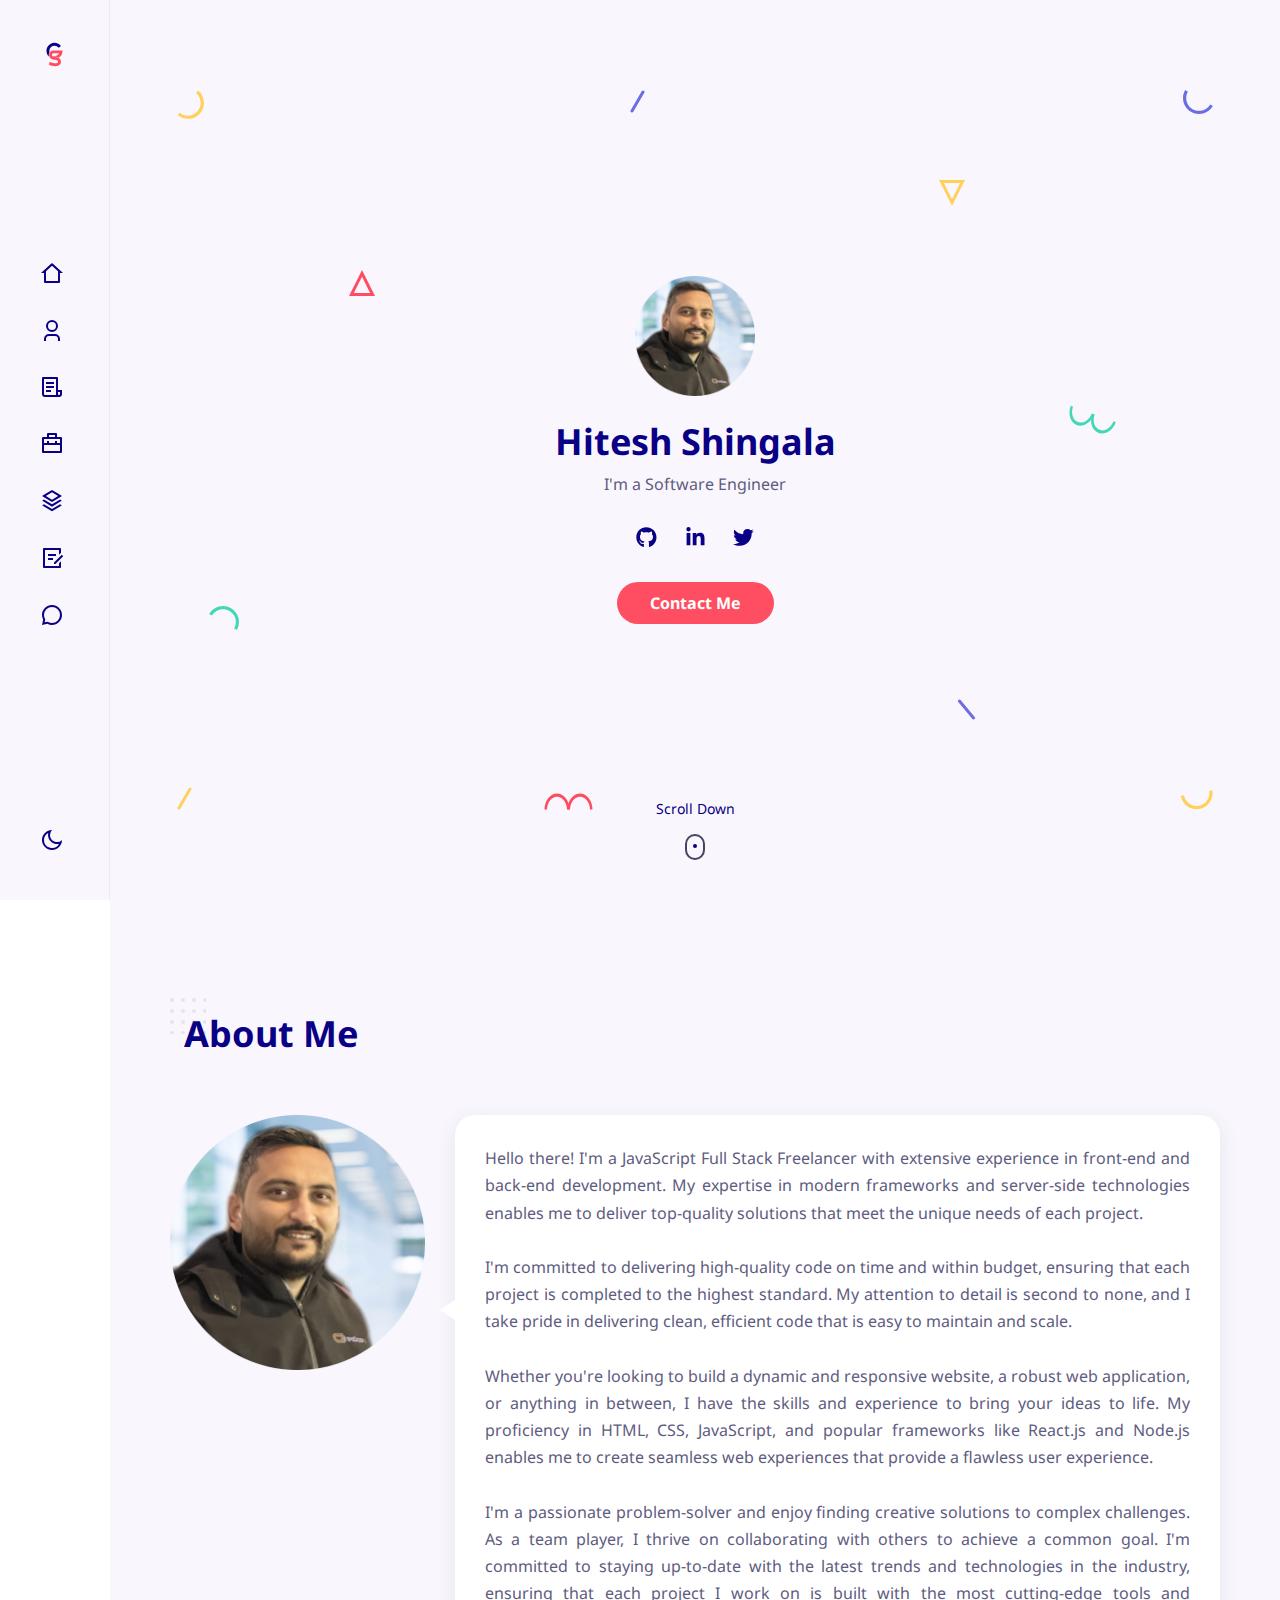
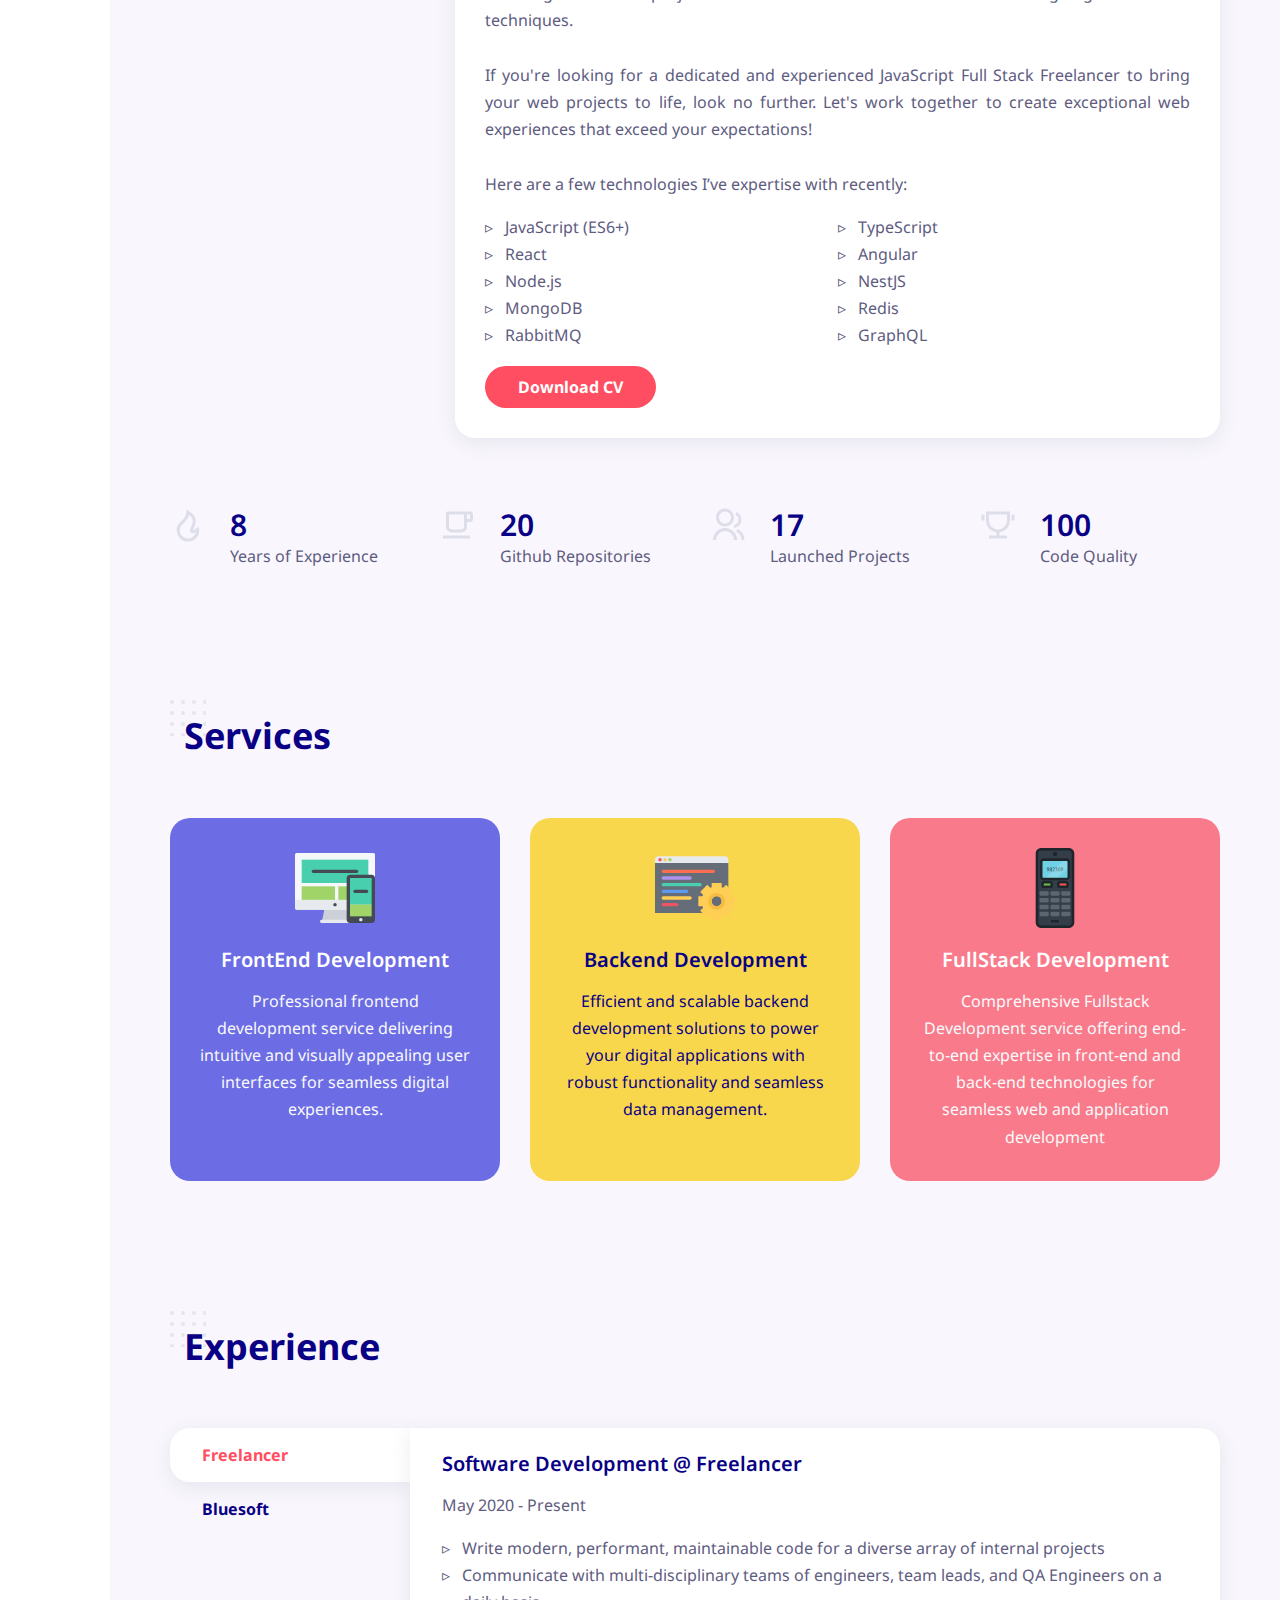
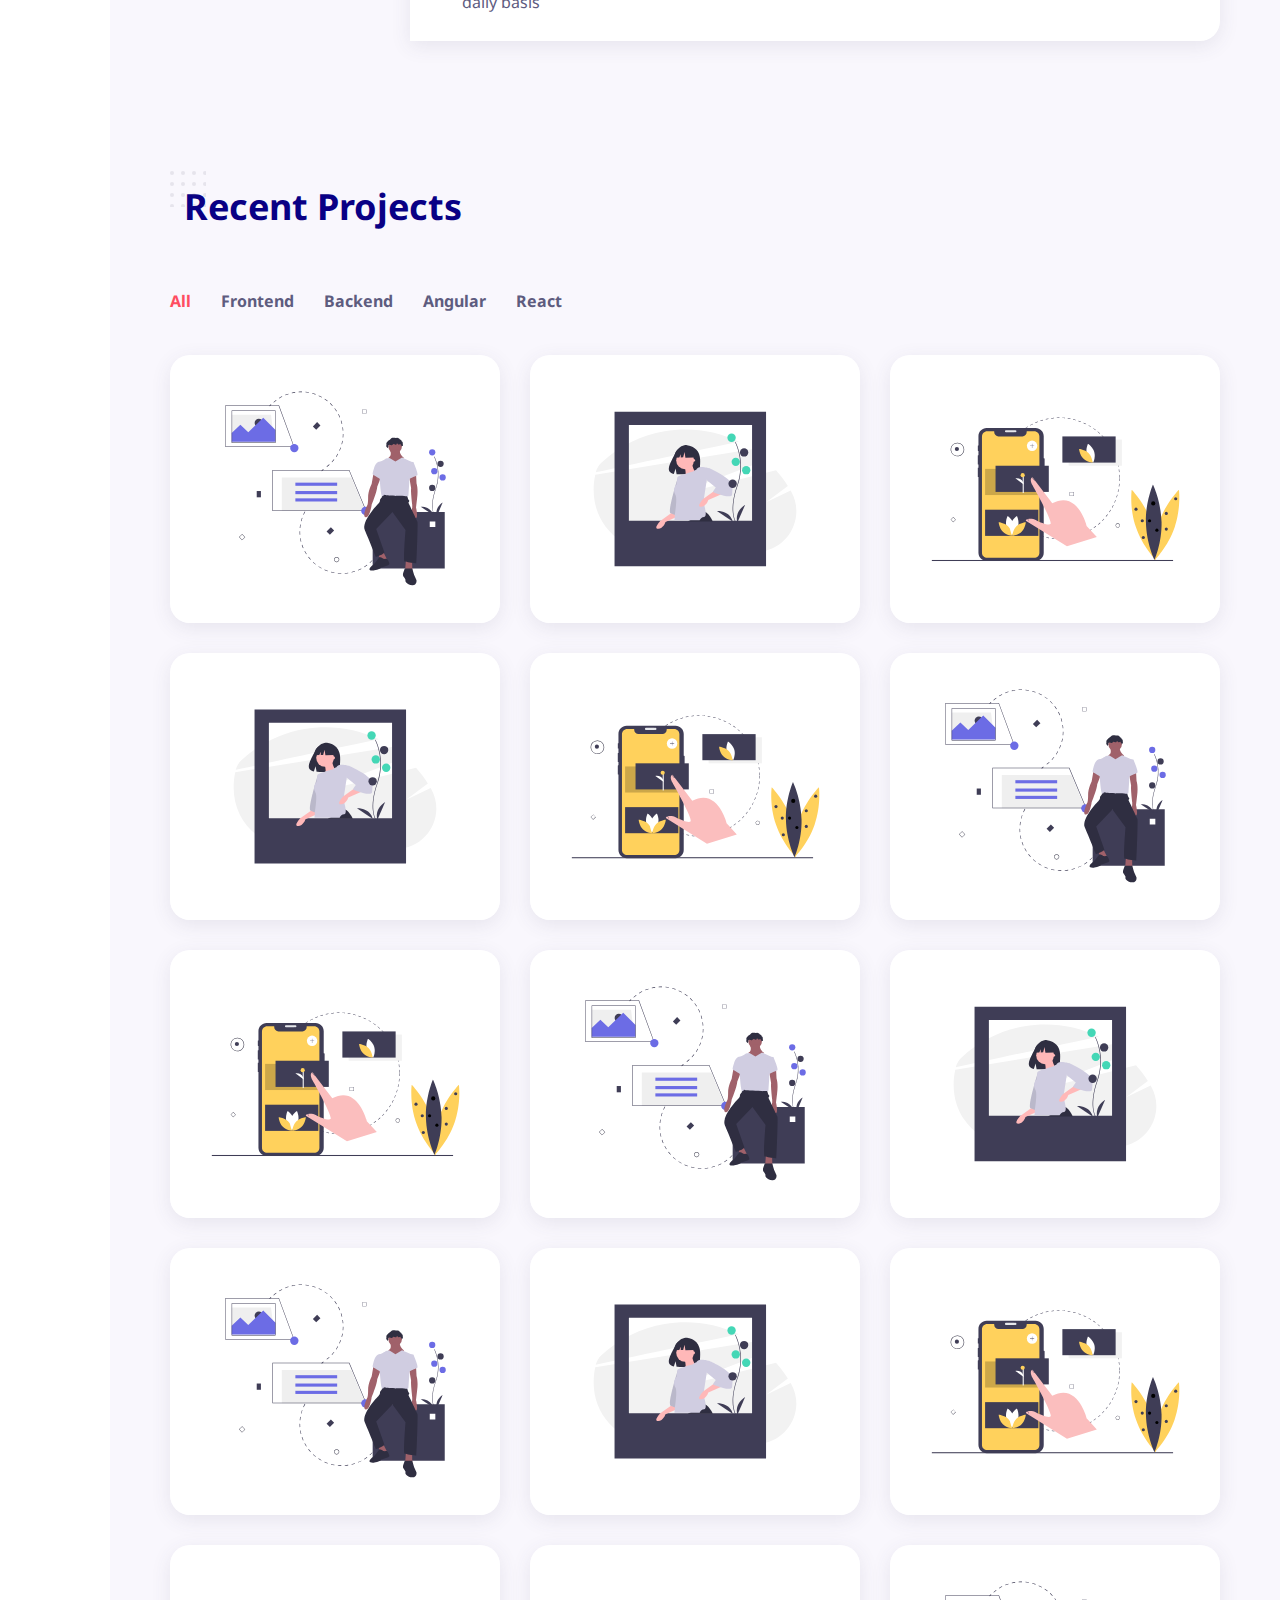
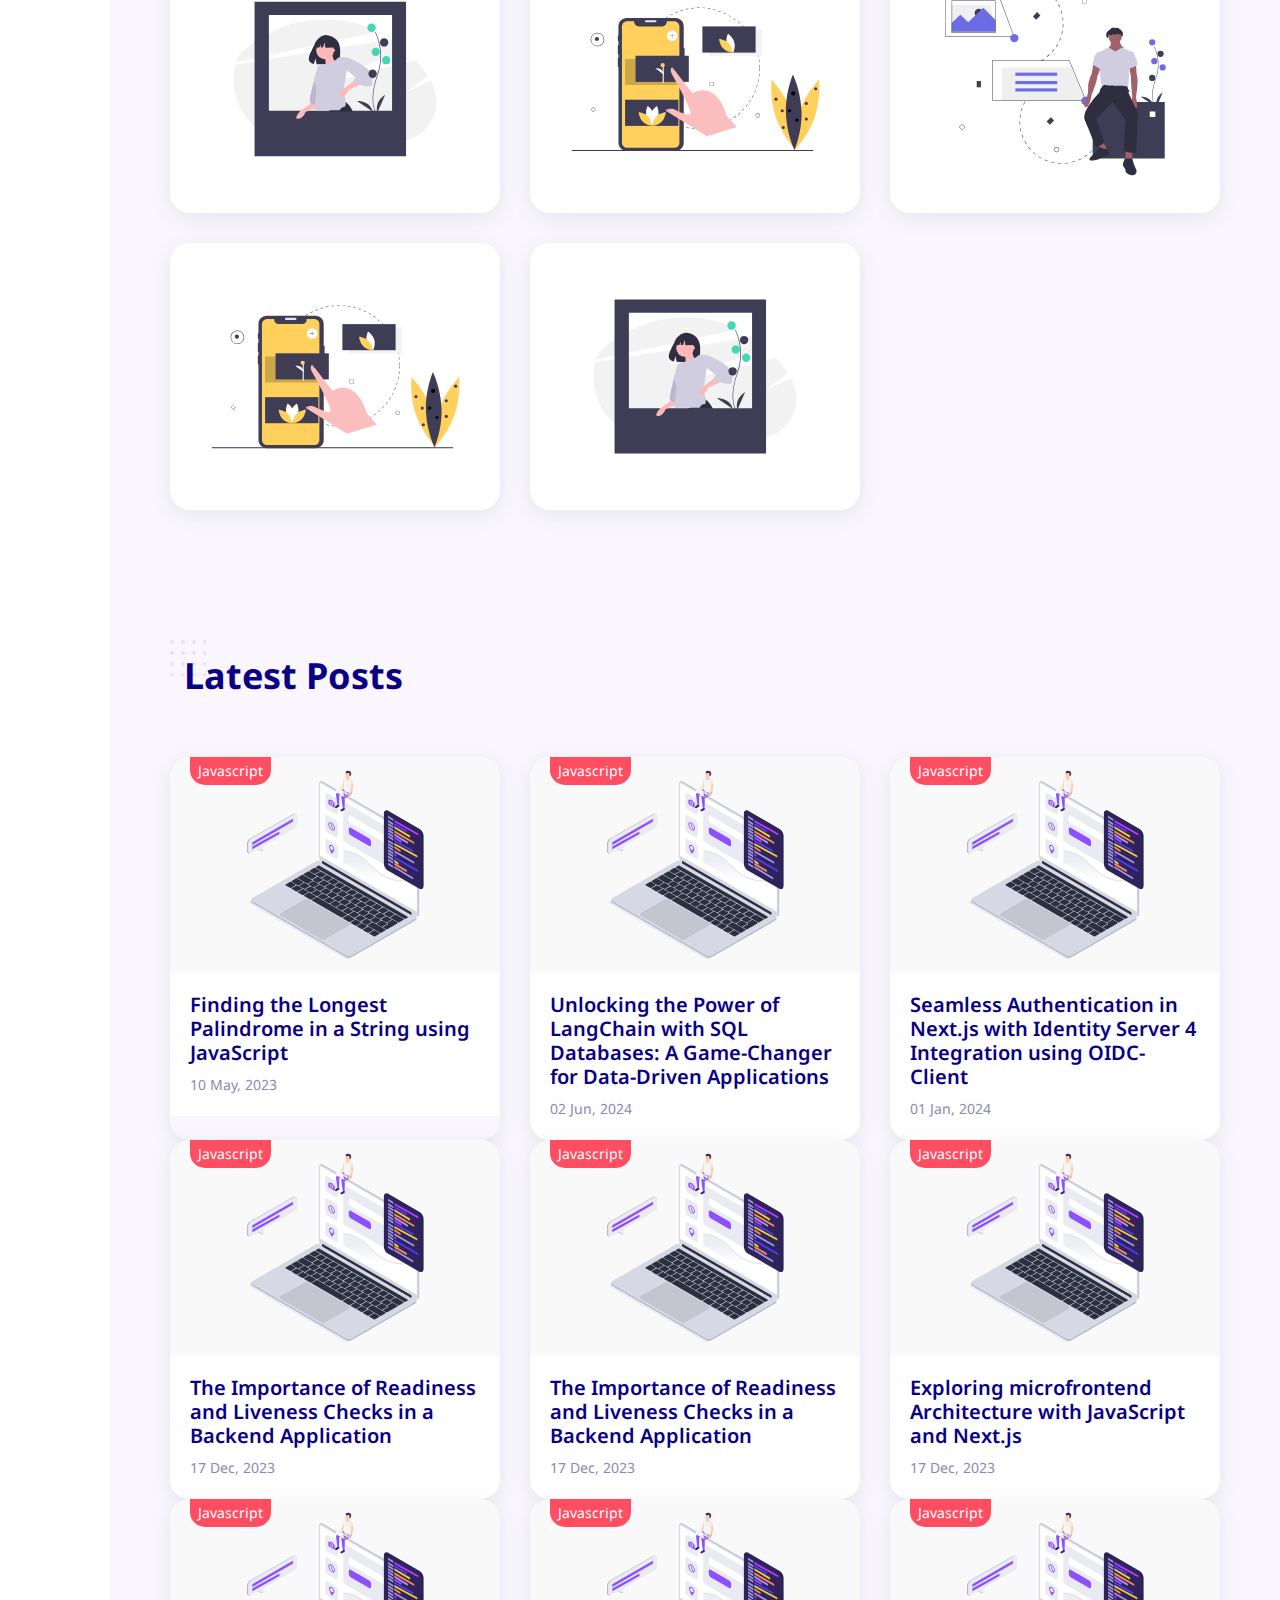
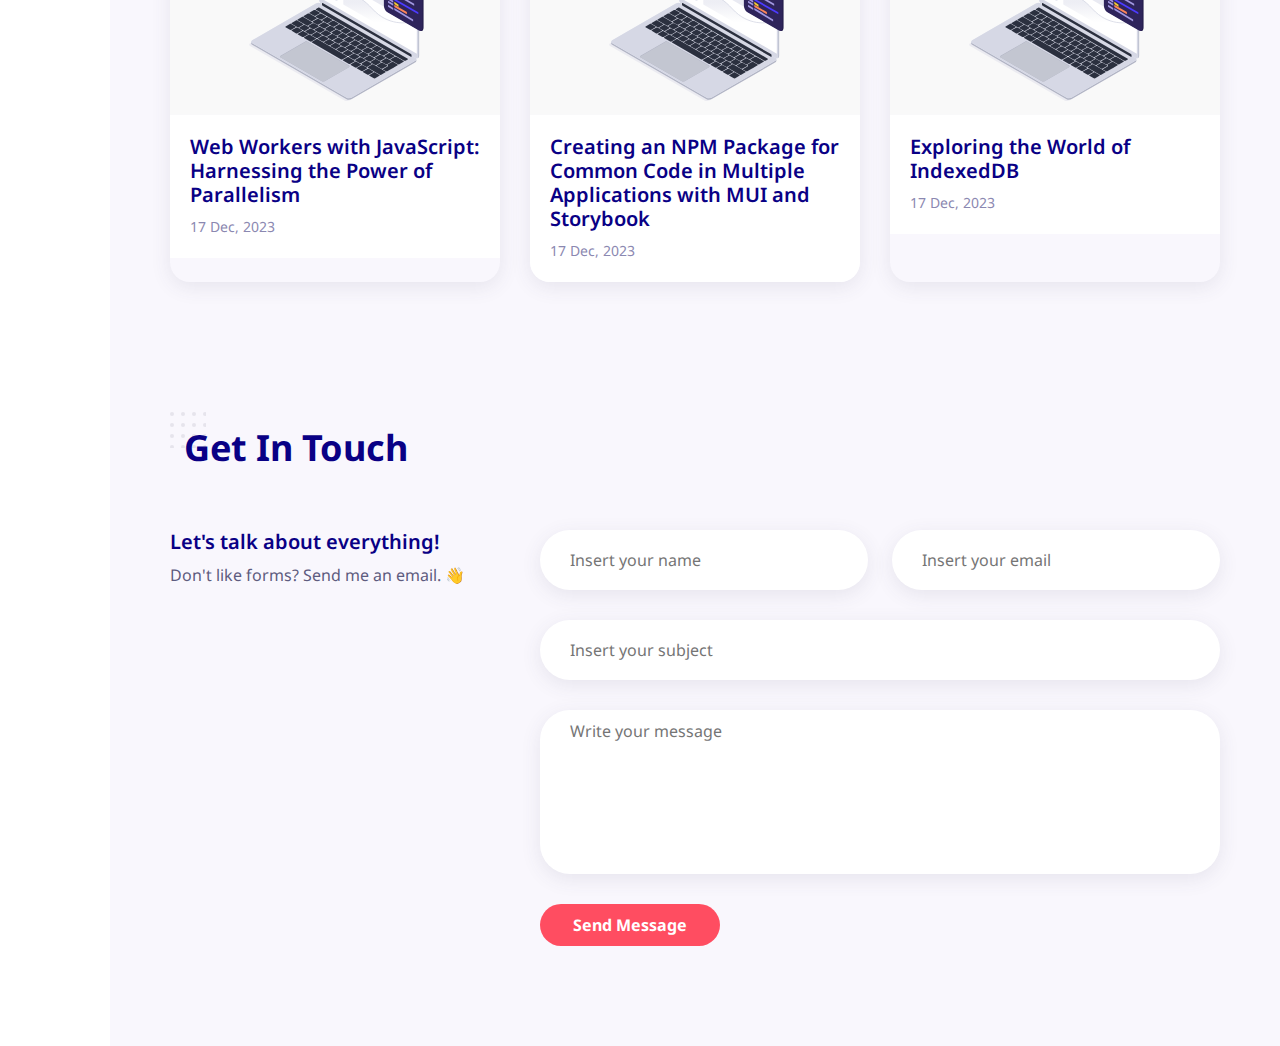
<file: index.html>
<!doctype html><html lang="en"><head><meta charset="UTF-8"><meta http-equiv="X-UA-Compatible" content="IE=edge"><meta name="viewport" content="width=device-width,initial-scale=1"><title>Hitesh Shingala</title><script defer="defer" src="./static/js/main.99c6f3be.js"></script><link href="./static/css/main.a85759d8.css" rel="stylesheet"></head><body><div id="root"></div></body></html>
</file>
<file: static/css/main.a85759d8.css>
@import url(https://fonts.googleapis.com/css2?family=Noto+Sans:wght@200;300;400;500;600;700;800;900&display=swap);:root{--first-color:#ff4d61;--title-color:#090085;--text-color:#5e5c7f;--body-color:#f9f7fd;--container-color:#fff;--border-color:rgba(0,0,0,.05);--body-font:"Noto Sans",san-serif;--h1-font-size:2.25rem;--h2-font-size:1.5rem;--h3-font-size:1.25rem;--normal-font-size:1rem;--small-font-size:0.875rem;--smaller-font-size:0.813rem;--font-medium:500;--font-semibold:600;--font-bold:700;--shadow:0px 5px 20px 0px rgba(69,67,96,.1);--border-radius:20px}[data-theme=dark]{--first-color:#ff4d61;--title-color:#a7aeb9;--text-color:#fff;--body-color:#202020;--container-color:#383838;--shadow:0px 5px 20px 0px rgba(0,0,0,.2);--border-color:rgba(167,174,185,.1)}@media screen and (max-width:1024px){:root{--h1-font-size:1.75rem;--h2-font-size:1.25rem;--h3-font-size:1rem;--normal-font-size:0.9rem;--small-font-size:0.813rem;--smaller-font-size:0.75rem}}*{box-sizing:border-box;margin:0;padding:0}html{scroll-behavior:smooth}body,button,input,textarea{font-family:Noto Sans,san-serif;font-family:var(--body-font);font-size:1rem;font-size:var(--normal-font-size)}body{line-height:1.7}main{background-color:#f9f7fd;background-color:var(--body-color);color:#5e5c7f;color:var(--text-color)}h1,h2,h3{color:#090085;color:var(--title-color);font-weight:600;font-weight:var(--font-semibold);line-height:1.2}ul{list-style:none}a{text-decoration:none}button{border:none;cursor:pointer;outline:none}img{height:auto;max-width:100%;vertical-align:middle}.container{margin:0 auto;max-width:1080px;padding-left:15px;padding-right:15px}.grid{display:grid}.section{padding-bottom:2rem;padding-top:7rem}.section__title{font-size:2.25rem;font-size:var(--h1-font-size);font-weight:700;font-weight:var(--font-bold);margin-bottom:3.75rem;margin-left:.875rem;position:relative}.section__title:before{background:url(../../static/media/dots-bg.aa8289c51cd678b8cd47.svg)}.section__title:before,[data-theme=dark] .section__title:before{content:"";height:2.25rem;left:-.875rem;position:absolute;top:-.875rem;width:2.25rem}[data-theme=dark] .section__title:before{background:url(../../static/media/dots-bg-dark.3a79e4a2778386f14af1.svg)}.btn{background-color:#ff4d61;background-color:var(--first-color);border:1px solid transparent;border-radius:1.875rem;box-shadow:0 0 1px transparent;color:#fff;display:inline-block;font-weight:700;font-weight:var(--font-bold);line-height:1;padding:.75rem 2rem}@-webkit-keyframes button-push{50%{-webkit-transform:scale(.8);transform:scale(.8)}to{-webkit-transform:scale(1);transform:scale(1)}}@keyframes button-push{50%{-webkit-transform:scale(.8);transform:scale(.8)}to{-webkit-transform:scale(1);transform:scale(1)}}.btn:hover{-webkit-animation:button-push .3s linear 1;animation:button-push .3s linear 1}.main{margin-left:110px}@media screen and (max-width:1024px){.main{margin-left:0}}aside{background-color:var(--body-color);border-right:1px solid var(--border-color);justify-content:space-between;left:0;min-height:100vh;padding:2.5rem;position:fixed;top:0;transition:.3s;width:110px;z-index:11}.nav__list,aside{display:flex;flex-direction:column}.nav__list{row-gap:1rem}.nav__link{color:var(--title-color);font-size:1.5rem;font-weight:var(--font-bold);transition:.3s}.nav__link:hover{color:#ffd15c}.footer__button{background-color:initial}.copyright{color:var(--title-color);font-size:var(--small-font-size);-webkit-transform:rotate(-180deg);transform:rotate(-180deg);-webkit-writing-mode:vertical-rl;writing-mode:vertical-rl}.nav__toggle{align-items:center;background-color:var(--body-color);border:2px solid var(--border-color);cursor:pointer;display:flex;font-size:1rem;height:40px;justify-content:center;left:1.875rem;position:fixed;top:1.25rem;transition:.3s;width:40px;z-index:1}[data-theme=dark] .nav__toggle{border:1px solid var(--title-color)}[data-theme=dark] .nav__toggle>svg{color:var(--title-color)}@media screen and (max-width:1024px){.aside{left:-110px}.nav__toggle{display:flex}.nav__toggle-open{left:140px}.show-menu{left:0}}.home{align-items:center;display:flex;justify-content:center;min-height:100vh;position:relative}.intro{max-width:540px;text-align:center;z-index:10}.home__img{margin-bottom:1.5rem}.home__name{font-size:var(--h1-font-size);font-weight:var(--font-bold);margin-bottom:.5rem}.home__socials{-webkit-column-gap:1.75rem;column-gap:1.75rem;display:flex;justify-content:center;margin:1.5rem 0}.home__social-link{color:var(--title-color);font-size:1.3rem;transition:.3s}.home__social-link:hover{color:#ffd15c}.scroll__down{bottom:2.5rem;left:0;position:absolute;width:100%}.home__scroll-name{color:var(--title-color);font-size:var(--small-font-size)}.mouse{border:2px solid #454360;border-radius:1rem;display:block;height:1.6rem;margin:.75rem auto auto;position:relative;width:1.25rem}@-webkit-keyframes ani-mouse{0%{top:29%}15%{top:50%}50%{top:50%}to{top:29%}}@keyframes ani-mouse{0%{top:29%}15%{top:50%}50%{top:50%}to{top:29%}}.wheel{-webkit-animation:ani-mouse 2s linear infinite;animation:ani-mouse 2s linear infinite;background-color:var(--title-color);border-radius:100%;height:.25rem;left:50%;top:.5rem;-webkit-transform:translateX(-50%);transform:translateX(-50%);width:.25rem}.shapes,.wheel{position:absolute}.shapes{height:100%;left:0;top:0;width:100%}.shape{position:absolute}.s1{left:2%;top:10%}.s2{left:18%;top:30%}.s3{bottom:30%;left:5%}.s4{bottom:10%;left:2%}.s5{left:44%;top:10%}.s6{bottom:10%;left:36%}.s7{right:25%;top:20%}.s8{bottom:20%;right:24%}.s9{right:2%;top:10%}.s10{right:11%;top:45%}.s11{bottom:10%;right:2%}.about__container{grid-template-columns:3fr 9fr}.about__container,.about__data{-webkit-column-gap:1.875rem;column-gap:1.875rem}.about__data{align-items:flex-start;background-color:var(--container-color);border-radius:var(--border-radius);box-shadow:var(--shadow);grid-template-columns:repeat(1,1fr);padding:1.875rem;position:relative}.about__data:before{border-bottom:10px solid transparent;border-right:15px solid var(--container-color);border-top:10px solid transparent;content:"";height:0;left:-.93rem;position:absolute;top:20%;width:0}.about__description{margin-bottom:1rem;text-align:justify}.about__list{display:grid;grid-template-columns:repeat(2,1fr);margin-bottom:1rem}.about__list li{padding-left:20px;position:relative}.about__list li:before{content:"▹";left:0;position:absolute}.about__skills{row-gap:1.25rem}.skills__titles{display:flex;justify-content:space-between;margin-bottom:1rem}.skills__name{font-size:var(--normal-font-size);font-weight:var(--font-medium)}.skills__number{line-height:1.2}.skills__bar,.skills__percentage{border-radius:.25rem;height:7px}.skills__bar{background-color:#f1f1f1}.skills__percentage{display:block}.development{background-color:#ffd15c;width:90%}.ui__design{background-color:#ff4c60;width:80%}.photography{background-color:#6c6cff;width:60%}.about__boxes{-webkit-column-gap:1.875rem;column-gap:1.875rem;grid-template-columns:repeat(4,1fr);margin-top:4.35rem}.about__box{-webkit-column-gap:1.5rem;column-gap:1.5rem;display:flex}.about__icon{color:#dedeea;font-size:var(--h1-font-size)}.about__title{font-size:1.875rem}@media screen and (max-width:1024px){.about__container{grid-template-columns:720px;justify-content:center;row-gap:1.875rem}.about__data:before{border-bottom:10px solid var(--container-color);border-left:10px solid transparent;border-right:10px solid transparent;left:49%;top:-20px}.about__img{justify-self:center}.about__box{align-items:center;flex-direction:column;row-gap:.5rem;text-align:center}}@media screen and (max-width:768px){.about__container{grid-template-columns:350px}.about__data:before{left:47%}.about__data{grid-template-columns:1fr;row-gap:1.875rem}.about__boxes{grid-template-columns:repeat(2,150px);justify-content:center;row-gap:1.5rem}}@media screen and (max-width:576px){.about__container{grid-template-columns:320px}}@media screen and (max-width:350px){.about__boxes,.about__container{grid-template-columns:1fr}.about__boxes{align-items:center}}.services__container{-webkit-column-gap:1.875rem;column-gap:1.875rem;grid-template-columns:repeat(3,1fr)}.services__card{background-color:var(--container-color);border-radius:var(--border-radius);padding:1.875rem;text-align:center;transition:all .3s ease-in-out}.services__card:hover{-webkit-transform:translateY(-10px);transform:translateY(-10px)}.services__card:first-child{background-color:#6c6ce5;box-shadow:0 5px 20px 0 rgb(108,108,229/50%)}.services__card:nth-child(2){background-color:#f9d74c;box-shadow:0 5px 20px 0 rgb(249,215,76/50%)}.services__card:nth-child(3){background-color:#f97b8b;box-shadow:0 5px 20px 0 rgb(249,123,139/50%)}.services__img{margin-bottom:1.25rem}.services__title{color:#fff;font-size:var(--h3-font-size);margin-bottom:1rem}.services__description{color:#f8f9fa}.services__card:nth-child(2) .services__description,.services__card:nth-child(2) .services__title{color:var(--title-color)}[data-theme=dark] .services__card:nth-child(2) .services__description,[data-theme=dark] .services__card:nth-child(2) .services__title{color:var(--body-color)}@media screen and (max-width:1024px){.services__container{grid-template-columns:repeat(2,330px);justify-content:center;row-gap:1.875rem}}@media screen and (max-width:768px){.services__container{grid-template-columns:310px;justify-content:center;row-gap:1.875rem}}@media screen and (max-width:350px){.services__container{grid-template-columns:1fr}}.tabs{display:flex;height:100%;position:relative}.tab__list{width:15rem}.tab__panel{background-color:var(--container-color);border-radius:var(--border-radius);box-shadow:var(--shadow);display:none;flex:1 1;padding:1.5rem 2rem}.tab__panel.is-active{display:block}.tab__panel-list li{padding-left:20px;position:relative}.tab__panel-list li:before{content:"▹";left:0;position:absolute}.button{background:none;color:var(--title-color);cursor:pointer;display:inline-block;font-family:inherit;font-size:var(--normal-font-size);font-weight:var(--font-bold);padding:1rem 2rem;text-align:left;width:100%}.tab:first-child .button{border-top-left-radius:var(--border-radius)}.tab:last-child .button{border-bottom-left-radius:var(--border-radius)}.button:focus,.button:hover{color:var(--first-color);outline:0}.tab.is-active .button{background-color:var(--container-color);border-bottom-left-radius:var(--border-radius);border-top-left-radius:var(--border-radius);box-shadow:var(--shadow);color:var(--first-color)}.tab__panel:first-of-type.is-active,.tab__panel:last-child.is-active{border-bottom-left-radius:0;border-top-left-radius:0}@media screen and (max-width:768px){.resume__container{margin:0 auto;max-width:350px}.tabs{flex-wrap:wrap}.tab__list{margin-bottom:1.25rem;width:100vw}.tab__panel:first-of-type.is-active,.tab__panel:last-child.is-active{border-bottom-left-radius:var(--border-radius);border-top-left-radius:var(--border-radius)}.tab.is-active .button{border-bottom-right-radius:var(--border-radius);border-top-right-radius:var(--border-radius)}}.tab__panel-title{color:var(--title-color);font-size:var(--h3-font-size);margin-bottom:1rem}[data-theme=dark] .tab__panel-title{color:#fff}.tab__panel-subtitle{font-size:var(--normal-font-size);margin-bottom:1rem}[data-theme=dark] .tab__panel-subtitle{color:#f8f9fa}.portfolio__filters{align-items:center;-webkit-column-gap:1.875rem;column-gap:1.875rem;display:flex;flex-wrap:wrap;margin-bottom:2.5rem}.portfolio__item{cursor:pointer;font-weight:var(--font-bold);transition:.3s}.portfolio__item-active,.portfolio__item:hover{color:var(--first-color)}.portfolio__container{gap:1.875rem;grid-template-columns:repeat(3,1fr)}.portfolio__card{border-radius:var(--border-radius);box-shadow:var(--shadow);overflow:hidden;position:relative}.portfolio__mask{background-color:#6c6ce5;height:100%;left:0;opacity:0;position:absolute;top:0;transition:.3s;width:100%}.portfolio__card:hover .portfolio__mask{opacity:.9}.portfolio__category{background-color:var(--first-color);border-bottom-left-radius:.98rem;border-bottom-right-radius:.98rem;color:#fff;display:inline-block;font-size:var(--small-font-size);left:1.5rem;padding:.19rem .625rem;position:absolute;top:0;-webkit-transform:translateY(-40px);transform:translateY(-40px);transition:.3s}.portfolio__title{margin:0 0 .98rem;padding:0 1.25rem;top:3.75rem;-webkit-transform:translateY(30px);transform:translateY(30px)}.portfolio__button,.portfolio__title{color:#fff;font-size:var(--h3-font-size);opacity:0;position:absolute;transition:.3s}.portfolio__button{left:1.5rem}.portfolio__button,.portfolio__github-button{background-color:#ffd15c;border-radius:50%;bottom:1.5rem;cursor:pointer;display:block;height:40px;line-height:42px;text-align:center;width:40px}.portfolio__github-button{color:#fff;font-size:var(--h3-font-size);left:4.5rem;opacity:0;position:absolute;transition:.3s}.portfolio__card:hover .portfolio__button,.portfolio__card:hover .portfolio__github-button{opacity:1}.portfolio__card:hover .portfolio__category,.portfolio__card:hover .portfolio__title{opacity:1;-webkit-transform:translateY(0);transform:translateY(0)}@media screen and (max-width:1024px){.portfolio__container,.portfolio__filters{justify-content:center}.portfolio__container{grid-template-columns:repeat(2,330px);row-gap:1.875rem}}@media screen and (max-width:768px){.portfolio__container{grid-template-columns:310px;justify-content:center;row-gap:1.875rem}.portfolio__filters{row-gap:.25rem}}@media screen and (max-width:350px){.portfolio__container{grid-template-columns:1fr}}.testimonial__container{margin:auto;max-width:700px}.testimonial__item{padding:0 1.25rem 1.25rem;text-align:center}.thumb{height:5.6rem;margin:0 auto;width:5.6rem}.testimonial__title{margin-top:.75rem}.subtitle{color:#8b88b1;font:var(--small-font-size)}.comment{background-color:var(--container-color);border-radius:var(--border-radius);box-shadow:var(--shadow);margin-bottom:3rem;margin-top:1.5rem;padding:1.875rem;position:relative}.comment:before{border-bottom:10px solid var(--container-color);border-left:10px solid transparent;border-right:10px solid transparent;content:"";height:0;left:49.5%;position:absolute;top:-.625rem;-webkit-transform:translateX(-7.5px);transform:translateX(-7.5px);width:0}.swiper-pagination-bullet{background-color:var(--first-color)!important;height:.375rem!important;opacity:1!important;width:.5rem!important}.swiper-pagination-horizontal.swiper-pagination-bullets .swiper-pagination-bullet{margin:0 .2rem!important}.swiper-pagination-bullet-active{border-radius:.5rem!important;height:.375rem!important;width:1.2rem!important}@font-face{font-family:swiper-icons;font-style:normal;font-weight:400;src:url("data:application/font-woff;charset=utf-8;base64, [base64]//wADZ2x5ZgAAAywAAADMAAAD2MHtryVoZWFkAAABbAAAADAAAAA2E2+eoWhoZWEAAAGcAAAAHwAAACQC9gDzaG10eAAAAigAAAAZAAAArgJkABFsb2NhAAAC0AAAAFoAAABaFQAUGG1heHAAAAG8AAAAHwAAACAAcABAbmFtZQAAA/gAAAE5AAACXvFdBwlwb3N0AAAFNAAAAGIAAACE5s74hXjaY2BkYGAAYpf5Hu/j+W2+MnAzMYDAzaX6QjD6/4//Bxj5GA8AuRwMYGkAPywL13jaY2BkYGA88P8Agx4j+/8fQDYfA1AEBWgDAIB2BOoAeNpjYGRgYNBh4GdgYgABEMnIABJzYNADCQAACWgAsQB42mNgYfzCOIGBlYGB0YcxjYGBwR1Kf2WQZGhhYGBiYGVmgAFGBiQQkOaawtDAoMBQxXjg/wEGPcYDDA4wNUA2CCgwsAAAO4EL6gAAeNpj2M0gyAACqxgGNWBkZ2D4/wMA+xkDdgAAAHjaY2BgYGaAYBkGRgYQiAHyGMF8FgYHIM3DwMHABGQrMOgyWDLEM1T9/w8UBfEMgLzE////P/5//f/V/xv+r4eaAAeMbAxwIUYmIMHEgKYAYjUcsDAwsLKxc3BycfPw8jEQA/[base64]/uznmfPFBNODM2K7MTQ45YEAZqGP81AmGGcF3iPqOop0r1SPTaTbVkfUe4HXj97wYE+yNwWYxwWu4v1ugWHgo3S1XdZEVqWM7ET0cfnLGxWfkgR42o2PvWrDMBSFj/IHLaF0zKjRgdiVMwScNRAoWUoH78Y2icB/yIY09An6AH2Bdu/UB+yxopYshQiEvnvu0dURgDt8QeC8PDw7Fpji3fEA4z/PEJ6YOB5hKh4dj3EvXhxPqH/SKUY3rJ7srZ4FZnh1PMAtPhwP6fl2PMJMPDgeQ4rY8YT6Gzao0eAEA409DuggmTnFnOcSCiEiLMgxCiTI6Cq5DZUd3Qmp10vO0LaLTd2cjN4fOumlc7lUYbSQcZFkutRG7g6JKZKy0RmdLY680CDnEJ+UMkpFFe1RN7nxdVpXrC4aTtnaurOnYercZg2YVmLN/d/gczfEimrE/fs/bOuq29Zmn8tloORaXgZgGa78yO9/cnXm2BpaGvq25Dv9S4E9+5SIc9PqupJKhYFSSl47+Qcr1mYNAAAAeNptw0cKwkAAAMDZJA8Q7OUJvkLsPfZ6zFVERPy8qHh2YER+3i/BP83vIBLLySsoKimrqKqpa2hp6+jq6RsYGhmbmJqZSy0sraxtbO3sHRydnEMU4uR6yx7JJXveP7WrDycAAAAAAAH//wACeNpjYGRgYOABYhkgZgJCZgZNBkYGLQZtIJsFLMYAAAw3ALgAeNolizEKgDAQBCchRbC2sFER0YD6qVQiBCv/H9ezGI6Z5XBAw8CBK/m5iQQVauVbXLnOrMZv2oLdKFa8Pjuru2hJzGabmOSLzNMzvutpB3N42mNgZGBg4GKQYzBhYMxJLMlj4GBgAYow/P/PAJJhLM6sSoWKfWCAAwDAjgbRAAB42mNgYGBkAIIbCZo5IPrmUn0hGA0AO8EFTQAA")}:root{--swiper-theme-color:#007aff}.swiper{list-style:none;margin-left:auto;margin-right:auto;overflow:hidden;padding:0;position:relative;z-index:1}.swiper-vertical>.swiper-wrapper{flex-direction:column}.swiper-wrapper{box-sizing:initial;display:flex;height:100%;position:relative;transition-property:-webkit-transform;transition-property:transform;transition-property:transform,-webkit-transform;width:100%;z-index:1}.swiper-android .swiper-slide,.swiper-wrapper{-webkit-transform:translateZ(0);transform:translateZ(0)}.swiper-pointer-events{touch-action:pan-y}.swiper-pointer-events.swiper-vertical{touch-action:pan-x}.swiper-slide{flex-shrink:0;height:100%;position:relative;transition-property:-webkit-transform;transition-property:transform;transition-property:transform,-webkit-transform;width:100%}.swiper-slide-invisible-blank{visibility:hidden}.swiper-autoheight,.swiper-autoheight .swiper-slide{height:auto}.swiper-autoheight .swiper-wrapper{align-items:flex-start;transition-property:height,-webkit-transform;transition-property:transform,height;transition-property:transform,height,-webkit-transform}.swiper-backface-hidden .swiper-slide{-webkit-backface-visibility:hidden;backface-visibility:hidden;-webkit-transform:translateZ(0);transform:translateZ(0)}.swiper-3d,.swiper-3d.swiper-css-mode .swiper-wrapper{-webkit-perspective:1200px;perspective:1200px}.swiper-3d .swiper-cube-shadow,.swiper-3d .swiper-slide,.swiper-3d .swiper-slide-shadow,.swiper-3d .swiper-slide-shadow-bottom,.swiper-3d .swiper-slide-shadow-left,.swiper-3d .swiper-slide-shadow-right,.swiper-3d .swiper-slide-shadow-top,.swiper-3d .swiper-wrapper{-webkit-transform-style:preserve-3d;transform-style:preserve-3d}.swiper-3d .swiper-slide-shadow,.swiper-3d .swiper-slide-shadow-bottom,.swiper-3d .swiper-slide-shadow-left,.swiper-3d .swiper-slide-shadow-right,.swiper-3d .swiper-slide-shadow-top{height:100%;left:0;pointer-events:none;position:absolute;top:0;width:100%;z-index:10}.swiper-3d .swiper-slide-shadow{background:rgba(0,0,0,.15)}.swiper-3d .swiper-slide-shadow-left{background-image:linear-gradient(270deg,rgba(0,0,0,.5),transparent)}.swiper-3d .swiper-slide-shadow-right{background-image:linear-gradient(90deg,rgba(0,0,0,.5),transparent)}.swiper-3d .swiper-slide-shadow-top{background-image:linear-gradient(0deg,rgba(0,0,0,.5),transparent)}.swiper-3d .swiper-slide-shadow-bottom{background-image:linear-gradient(180deg,rgba(0,0,0,.5),transparent)}.swiper-css-mode>.swiper-wrapper{-ms-overflow-style:none;overflow:auto;scrollbar-width:none}.swiper-css-mode>.swiper-wrapper::-webkit-scrollbar{display:none}.swiper-css-mode>.swiper-wrapper>.swiper-slide{scroll-snap-align:start start}.swiper-horizontal.swiper-css-mode>.swiper-wrapper{scroll-snap-type:x mandatory}.swiper-vertical.swiper-css-mode>.swiper-wrapper{scroll-snap-type:y mandatory}.swiper-centered>.swiper-wrapper:before{content:"";flex-shrink:0;order:9999}.swiper-centered.swiper-horizontal>.swiper-wrapper>.swiper-slide:first-child{-webkit-margin-start:var(--swiper-centered-offset-before);margin-inline-start:var(--swiper-centered-offset-before)}.swiper-centered.swiper-horizontal>.swiper-wrapper:before{height:100%;min-height:1px;width:var(--swiper-centered-offset-after)}.swiper-centered.swiper-vertical>.swiper-wrapper>.swiper-slide:first-child{-webkit-margin-before:var(--swiper-centered-offset-before);margin-block-start:var(--swiper-centered-offset-before)}.swiper-centered.swiper-vertical>.swiper-wrapper:before{height:var(--swiper-centered-offset-after);min-width:1px;width:100%}.swiper-centered>.swiper-wrapper>.swiper-slide{scroll-snap-align:center center}.swiper-pagination{position:absolute;text-align:center;-webkit-transform:translateZ(0);transform:translateZ(0);transition:opacity .3s;z-index:10}.swiper-pagination.swiper-pagination-hidden{opacity:0}.swiper-pagination-disabled>.swiper-pagination,.swiper-pagination.swiper-pagination-disabled{display:none!important}.swiper-horizontal>.swiper-pagination-bullets,.swiper-pagination-bullets.swiper-pagination-horizontal,.swiper-pagination-custom,.swiper-pagination-fraction{bottom:10px;left:0;width:100%}.swiper-pagination-bullets-dynamic{font-size:0;overflow:hidden}.swiper-pagination-bullets-dynamic .swiper-pagination-bullet{position:relative;-webkit-transform:scale(.33);transform:scale(.33)}.swiper-pagination-bullets-dynamic .swiper-pagination-bullet-active,.swiper-pagination-bullets-dynamic .swiper-pagination-bullet-active-main{-webkit-transform:scale(1);transform:scale(1)}.swiper-pagination-bullets-dynamic .swiper-pagination-bullet-active-prev{-webkit-transform:scale(.66);transform:scale(.66)}.swiper-pagination-bullets-dynamic .swiper-pagination-bullet-active-prev-prev{-webkit-transform:scale(.33);transform:scale(.33)}.swiper-pagination-bullets-dynamic .swiper-pagination-bullet-active-next{-webkit-transform:scale(.66);transform:scale(.66)}.swiper-pagination-bullets-dynamic .swiper-pagination-bullet-active-next-next{-webkit-transform:scale(.33);transform:scale(.33)}.swiper-pagination-bullet{background:#000;background:var(--swiper-pagination-bullet-inactive-color,#000);border-radius:50%;display:inline-block;height:8px;height:var(--swiper-pagination-bullet-height,var(--swiper-pagination-bullet-size,8px));opacity:.2;opacity:var(--swiper-pagination-bullet-inactive-opacity,.2);width:8px;width:var(--swiper-pagination-bullet-width,var(--swiper-pagination-bullet-size,8px))}button.swiper-pagination-bullet{-webkit-appearance:none;appearance:none;border:none;box-shadow:none;margin:0;padding:0}.swiper-pagination-clickable .swiper-pagination-bullet{cursor:pointer}.swiper-pagination-bullet:only-child{display:none!important}.swiper-pagination-bullet-active{background:var(--swiper-theme-color);background:var(--swiper-pagination-color,var(--swiper-theme-color));opacity:1;opacity:var(--swiper-pagination-bullet-opacity,1)}.swiper-pagination-vertical.swiper-pagination-bullets,.swiper-vertical>.swiper-pagination-bullets{right:10px;top:50%;-webkit-transform:translate3d(0,-50%,0);transform:translate3d(0,-50%,0)}.swiper-pagination-vertical.swiper-pagination-bullets .swiper-pagination-bullet,.swiper-vertical>.swiper-pagination-bullets .swiper-pagination-bullet{display:block;margin:6px 0;margin:var(--swiper-pagination-bullet-vertical-gap,6px) 0}.swiper-pagination-vertical.swiper-pagination-bullets.swiper-pagination-bullets-dynamic,.swiper-vertical>.swiper-pagination-bullets.swiper-pagination-bullets-dynamic{top:50%;-webkit-transform:translateY(-50%);transform:translateY(-50%);width:8px}.swiper-pagination-vertical.swiper-pagination-bullets.swiper-pagination-bullets-dynamic .swiper-pagination-bullet,.swiper-vertical>.swiper-pagination-bullets.swiper-pagination-bullets-dynamic .swiper-pagination-bullet{display:inline-block;transition:transform .2s,top .2s}.swiper-horizontal>.swiper-pagination-bullets .swiper-pagination-bullet,.swiper-pagination-horizontal.swiper-pagination-bullets .swiper-pagination-bullet{margin:0 4px;margin:0 var(--swiper-pagination-bullet-horizontal-gap,4px)}.swiper-horizontal>.swiper-pagination-bullets.swiper-pagination-bullets-dynamic,.swiper-pagination-horizontal.swiper-pagination-bullets.swiper-pagination-bullets-dynamic{left:50%;-webkit-transform:translateX(-50%);transform:translateX(-50%);white-space:nowrap}.swiper-horizontal>.swiper-pagination-bullets.swiper-pagination-bullets-dynamic .swiper-pagination-bullet,.swiper-pagination-horizontal.swiper-pagination-bullets.swiper-pagination-bullets-dynamic .swiper-pagination-bullet{transition:transform .2s,left .2s}.swiper-horizontal.swiper-rtl>.swiper-pagination-bullets-dynamic .swiper-pagination-bullet{transition:transform .2s,right .2s}.swiper-pagination-progressbar{background:rgba(0,0,0,.25);position:absolute}.swiper-pagination-progressbar .swiper-pagination-progressbar-fill{background:var(--swiper-theme-color);background:var(--swiper-pagination-color,var(--swiper-theme-color));height:100%;left:0;position:absolute;top:0;-webkit-transform:scale(0);transform:scale(0);-webkit-transform-origin:left top;transform-origin:left top;width:100%}.swiper-rtl .swiper-pagination-progressbar .swiper-pagination-progressbar-fill{-webkit-transform-origin:right top;transform-origin:right top}.swiper-horizontal>.swiper-pagination-progressbar,.swiper-pagination-progressbar.swiper-pagination-horizontal,.swiper-pagination-progressbar.swiper-pagination-vertical.swiper-pagination-progressbar-opposite,.swiper-vertical>.swiper-pagination-progressbar.swiper-pagination-progressbar-opposite{height:4px;left:0;top:0;width:100%}.swiper-horizontal>.swiper-pagination-progressbar.swiper-pagination-progressbar-opposite,.swiper-pagination-progressbar.swiper-pagination-horizontal.swiper-pagination-progressbar-opposite,.swiper-pagination-progressbar.swiper-pagination-vertical,.swiper-vertical>.swiper-pagination-progressbar{height:100%;left:0;top:0;width:4px}.swiper-pagination-lock{display:none}.blog__container{-webkit-column-gap:1.875rem;column-gap:1.875rem;grid-template-columns:repeat(3,1fr)}.blog__card{border-radius:var(--border-radius);box-shadow:var(--shadow);overflow:hidden}.blog__thumb{overflow:hidden;position:relative}.blog__img{-webkit-transform:scale(1);transform:scale(1);transition:.3s}.blog__thumb:hover .blog__img{-webkit-transform:scale(1.1);transform:scale(1.1)}.blog__category{background-color:var(--first-color);border-bottom-left-radius:.9375rem;border-bottom-right-radius:.9375rem;color:#fff;display:inline-block;font-size:var(--small-font-size);left:1.25rem;padding:.125rem .5rem;position:absolute;top:0;transition:.3s;z-index:1}.blog__details{background-color:var(--container-color);padding:1.25rem}.blog__title{font-size:var(--h3-font-size);margin-bottom:.5rem}.blog__meta{color:#8b88b1;-webkit-column-gap:.6rem;column-gap:.6rem;display:flex;font-size:var(--small-font-size)}.blog__dot{font-weight:var(--font-bold)}@media screen and (max-width:1024px){.blog__container{gap:1.875rem;grid-template-columns:repeat(2,330px);justify-content:center}}@media screen and (max-width:768px){.blog__container{grid-template-columns:310px}}@media screen and (max-width:350px){.blog__container{grid-template-columns:1fr}}.contact.section{padding-bottom:6.25rem}.contact__container{-webkit-column-gap:1.875rem;column-gap:1.875rem;grid-template-columns:4fr 8fr}.contact__title{font-size:var(--h3-font-size);margin-bottom:.5rem}.contact__form-group{grid-column-gap:1.5rem;-webkit-column-gap:1.5rem;column-gap:1.5rem;display:grid;grid-template-columns:repeat(2,1fr)}.contact__form-div{height:3.75rem;margin-bottom:1.875rem;position:relative}.contact__form-input{background-color:var(--container-color);border:none;border-radius:1.875rem;box-shadow:var(--shadow);color:var(--text-color);height:100%;left:0;outline:none;padding:.625rem 1.875rem;position:absolute;top:0;width:100%;z-index:1}.contact__form-area{height:10.25rem}.contact__form-area textarea{resize:none}@media screen and (max-width:1024px){.contact__container{gap:1.875rem;grid-template-columns:300px 360px;justify-content:center}.contact__form-group{grid-template-columns:1fr}}@media screen and (max-width:768px){.contact__container{grid-template-columns:310px;row-gap:1.875rem}.contact__info{text-align:center}}@media screen and (max-width:350px){.contact__container{grid-template-columns:1fr}}:root{--toastify-color-light:#fff;--toastify-color-dark:#121212;--toastify-color-info:#3498db;--toastify-color-success:#07bc0c;--toastify-color-warning:#f1c40f;--toastify-color-error:#e74c3c;--toastify-color-transparent:hsla(0,0%,100%,.7);--toastify-icon-color-info:var(--toastify-color-info);--toastify-icon-color-success:var(--toastify-color-success);--toastify-icon-color-warning:var(--toastify-color-warning);--toastify-icon-color-error:var(--toastify-color-error);--toastify-toast-width:320px;--toastify-toast-background:#fff;--toastify-toast-min-height:64px;--toastify-toast-max-height:800px;--toastify-font-family:sans-serif;--toastify-z-index:9999;--toastify-text-color-light:#757575;--toastify-text-color-dark:#fff;--toastify-text-color-info:#fff;--toastify-text-color-success:#fff;--toastify-text-color-warning:#fff;--toastify-text-color-error:#fff;--toastify-spinner-color:#616161;--toastify-spinner-color-empty-area:#e0e0e0;--toastify-color-progress-light:linear-gradient(90deg,#4cd964,#5ac8fa,#007aff,#34aadc,#5856d6,#ff2d55);--toastify-color-progress-dark:#bb86fc;--toastify-color-progress-info:var(--toastify-color-info);--toastify-color-progress-success:var(--toastify-color-success);--toastify-color-progress-warning:var(--toastify-color-warning);--toastify-color-progress-error:var(--toastify-color-error)}.Toastify__toast-container{box-sizing:border-box;color:#fff;padding:4px;position:fixed;-webkit-transform:translate3d(0,0,9999 px);-webkit-transform:translate3d(0,0,var(--toastify-z-index) px);width:320px;width:var(--toastify-toast-width);z-index:9999;z-index:var(--toastify-z-index)}.Toastify__toast-container--top-left{left:1em;top:1em}.Toastify__toast-container--top-center{left:50%;top:1em;-webkit-transform:translateX(-50%);transform:translateX(-50%)}.Toastify__toast-container--top-right{right:1em;top:1em}.Toastify__toast-container--bottom-left{bottom:1em;left:1em}.Toastify__toast-container--bottom-center{bottom:1em;left:50%;-webkit-transform:translateX(-50%);transform:translateX(-50%)}.Toastify__toast-container--bottom-right{bottom:1em;right:1em}@media only screen and (max-width:480px){.Toastify__toast-container{left:0;margin:0;padding:0;width:100vw}.Toastify__toast-container--top-center,.Toastify__toast-container--top-left,.Toastify__toast-container--top-right{top:0;-webkit-transform:translateX(0);transform:translateX(0)}.Toastify__toast-container--bottom-center,.Toastify__toast-container--bottom-left,.Toastify__toast-container--bottom-right{bottom:0;-webkit-transform:translateX(0);transform:translateX(0)}.Toastify__toast-container--rtl{left:auto;right:0}}.Toastify__toast{border-radius:4px;box-shadow:0 1px 10px 0 rgba(0,0,0,.1),0 2px 15px 0 rgba(0,0,0,.05);box-sizing:border-box;cursor:pointer;direction:ltr;display:flex;font-family:sans-serif;font-family:var(--toastify-font-family);justify-content:space-between;margin-bottom:1rem;max-height:800px;max-height:var(--toastify-toast-max-height);min-height:64px;min-height:var(--toastify-toast-min-height);overflow:hidden;padding:8px;position:relative}.Toastify__toast--rtl{direction:rtl}.Toastify__toast-body{align-items:center;display:flex;flex:1 1 auto;margin:auto 0;padding:6px}.Toastify__toast-body>div:last-child{flex:1 1}.Toastify__toast-icon{-webkit-margin-end:10px;display:flex;flex-shrink:0;margin-inline-end:10px;width:20px}.Toastify--animate{-webkit-animation-duration:.7s;animation-duration:.7s;-webkit-animation-fill-mode:both;animation-fill-mode:both}.Toastify--animate-icon{-webkit-animation-duration:.3s;animation-duration:.3s;-webkit-animation-fill-mode:both;animation-fill-mode:both}@media only screen and (max-width:480px){.Toastify__toast{border-radius:0;margin-bottom:0}}.Toastify__toast-theme--dark{background:#121212;background:var(--toastify-color-dark);color:#fff;color:var(--toastify-text-color-dark)}.Toastify__toast-theme--colored.Toastify__toast--default,.Toastify__toast-theme--light{background:#fff;background:var(--toastify-color-light);color:#757575;color:var(--toastify-text-color-light)}.Toastify__toast-theme--colored.Toastify__toast--info{background:#3498db;background:var(--toastify-color-info);color:#fff;color:var(--toastify-text-color-info)}.Toastify__toast-theme--colored.Toastify__toast--success{background:#07bc0c;background:var(--toastify-color-success);color:#fff;color:var(--toastify-text-color-success)}.Toastify__toast-theme--colored.Toastify__toast--warning{background:#f1c40f;background:var(--toastify-color-warning);color:#fff;color:var(--toastify-text-color-warning)}.Toastify__toast-theme--colored.Toastify__toast--error{background:#e74c3c;background:var(--toastify-color-error);color:#fff;color:var(--toastify-text-color-error)}.Toastify__progress-bar-theme--light{background:linear-gradient(90deg,#4cd964,#5ac8fa,#007aff,#34aadc,#5856d6,#ff2d55);background:var(--toastify-color-progress-light)}.Toastify__progress-bar-theme--dark{background:#bb86fc;background:var(--toastify-color-progress-dark)}.Toastify__progress-bar--info{background:#3498db;background:var(--toastify-color-progress-info)}.Toastify__progress-bar--success{background:#07bc0c;background:var(--toastify-color-progress-success)}.Toastify__progress-bar--warning{background:#f1c40f;background:var(--toastify-color-progress-warning)}.Toastify__progress-bar--error{background:#e74c3c;background:var(--toastify-color-progress-error)}.Toastify__progress-bar-theme--colored.Toastify__progress-bar--error,.Toastify__progress-bar-theme--colored.Toastify__progress-bar--info,.Toastify__progress-bar-theme--colored.Toastify__progress-bar--success,.Toastify__progress-bar-theme--colored.Toastify__progress-bar--warning{background:hsla(0,0%,100%,.7);background:var(--toastify-color-transparent)}.Toastify__close-button{align-self:flex-start;background:transparent;border:none;color:#fff;cursor:pointer;opacity:.7;outline:none;padding:0;transition:.3s ease}.Toastify__close-button--light{color:#000;opacity:.3}.Toastify__close-button>svg{fill:currentColor;height:16px;width:14px}.Toastify__close-button:focus,.Toastify__close-button:hover{opacity:1}@-webkit-keyframes Toastify__trackProgress{0%{-webkit-transform:scaleX(1);transform:scaleX(1)}to{-webkit-transform:scaleX(0);transform:scaleX(0)}}@keyframes Toastify__trackProgress{0%{-webkit-transform:scaleX(1);transform:scaleX(1)}to{-webkit-transform:scaleX(0);transform:scaleX(0)}}.Toastify__progress-bar{bottom:0;height:5px;left:0;opacity:.7;position:absolute;-webkit-transform-origin:left;transform-origin:left;width:100%;z-index:9999;z-index:var(--toastify-z-index)}.Toastify__progress-bar--animated{-webkit-animation:Toastify__trackProgress linear 1 forwards;animation:Toastify__trackProgress linear 1 forwards}.Toastify__progress-bar--controlled{transition:-webkit-transform .2s;transition:transform .2s;transition:transform .2s,-webkit-transform .2s}.Toastify__progress-bar--rtl{left:auto;right:0;-webkit-transform-origin:right;transform-origin:right}.Toastify__spinner{-webkit-animation:Toastify__spin .65s linear infinite;animation:Toastify__spin .65s linear infinite;border:2px solid #e0e0e0;border-color:var(--toastify-spinner-color-empty-area);border-radius:100%;border-right-color:#616161;border-right-color:var(--toastify-spinner-color);box-sizing:border-box;height:20px;width:20px}@-webkit-keyframes Toastify__bounceInRight{0%,60%,75%,90%,to{-webkit-animation-timing-function:cubic-bezier(.215,.61,.355,1);animation-timing-function:cubic-bezier(.215,.61,.355,1)}0%{opacity:0;-webkit-transform:translate3d(3000px,0,0);transform:translate3d(3000px,0,0)}60%{opacity:1;-webkit-transform:translate3d(-25px,0,0);transform:translate3d(-25px,0,0)}75%{-webkit-transform:translate3d(10px,0,0);transform:translate3d(10px,0,0)}90%{-webkit-transform:translate3d(-5px,0,0);transform:translate3d(-5px,0,0)}to{-webkit-transform:none;transform:none}}@keyframes Toastify__bounceInRight{0%,60%,75%,90%,to{-webkit-animation-timing-function:cubic-bezier(.215,.61,.355,1);animation-timing-function:cubic-bezier(.215,.61,.355,1)}0%{opacity:0;-webkit-transform:translate3d(3000px,0,0);transform:translate3d(3000px,0,0)}60%{opacity:1;-webkit-transform:translate3d(-25px,0,0);transform:translate3d(-25px,0,0)}75%{-webkit-transform:translate3d(10px,0,0);transform:translate3d(10px,0,0)}90%{-webkit-transform:translate3d(-5px,0,0);transform:translate3d(-5px,0,0)}to{-webkit-transform:none;transform:none}}@-webkit-keyframes Toastify__bounceOutRight{20%{opacity:1;-webkit-transform:translate3d(-20px,0,0);transform:translate3d(-20px,0,0)}to{opacity:0;-webkit-transform:translate3d(2000px,0,0);transform:translate3d(2000px,0,0)}}@keyframes Toastify__bounceOutRight{20%{opacity:1;-webkit-transform:translate3d(-20px,0,0);transform:translate3d(-20px,0,0)}to{opacity:0;-webkit-transform:translate3d(2000px,0,0);transform:translate3d(2000px,0,0)}}@-webkit-keyframes Toastify__bounceInLeft{0%,60%,75%,90%,to{-webkit-animation-timing-function:cubic-bezier(.215,.61,.355,1);animation-timing-function:cubic-bezier(.215,.61,.355,1)}0%{opacity:0;-webkit-transform:translate3d(-3000px,0,0);transform:translate3d(-3000px,0,0)}60%{opacity:1;-webkit-transform:translate3d(25px,0,0);transform:translate3d(25px,0,0)}75%{-webkit-transform:translate3d(-10px,0,0);transform:translate3d(-10px,0,0)}90%{-webkit-transform:translate3d(5px,0,0);transform:translate3d(5px,0,0)}to{-webkit-transform:none;transform:none}}@keyframes Toastify__bounceInLeft{0%,60%,75%,90%,to{-webkit-animation-timing-function:cubic-bezier(.215,.61,.355,1);animation-timing-function:cubic-bezier(.215,.61,.355,1)}0%{opacity:0;-webkit-transform:translate3d(-3000px,0,0);transform:translate3d(-3000px,0,0)}60%{opacity:1;-webkit-transform:translate3d(25px,0,0);transform:translate3d(25px,0,0)}75%{-webkit-transform:translate3d(-10px,0,0);transform:translate3d(-10px,0,0)}90%{-webkit-transform:translate3d(5px,0,0);transform:translate3d(5px,0,0)}to{-webkit-transform:none;transform:none}}@-webkit-keyframes Toastify__bounceOutLeft{20%{opacity:1;-webkit-transform:translate3d(20px,0,0);transform:translate3d(20px,0,0)}to{opacity:0;-webkit-transform:translate3d(-2000px,0,0);transform:translate3d(-2000px,0,0)}}@keyframes Toastify__bounceOutLeft{20%{opacity:1;-webkit-transform:translate3d(20px,0,0);transform:translate3d(20px,0,0)}to{opacity:0;-webkit-transform:translate3d(-2000px,0,0);transform:translate3d(-2000px,0,0)}}@-webkit-keyframes Toastify__bounceInUp{0%,60%,75%,90%,to{-webkit-animation-timing-function:cubic-bezier(.215,.61,.355,1);animation-timing-function:cubic-bezier(.215,.61,.355,1)}0%{opacity:0;-webkit-transform:translate3d(0,3000px,0);transform:translate3d(0,3000px,0)}60%{opacity:1;-webkit-transform:translate3d(0,-20px,0);transform:translate3d(0,-20px,0)}75%{-webkit-transform:translate3d(0,10px,0);transform:translate3d(0,10px,0)}90%{-webkit-transform:translate3d(0,-5px,0);transform:translate3d(0,-5px,0)}to{-webkit-transform:translateZ(0);transform:translateZ(0)}}@keyframes Toastify__bounceInUp{0%,60%,75%,90%,to{-webkit-animation-timing-function:cubic-bezier(.215,.61,.355,1);animation-timing-function:cubic-bezier(.215,.61,.355,1)}0%{opacity:0;-webkit-transform:translate3d(0,3000px,0);transform:translate3d(0,3000px,0)}60%{opacity:1;-webkit-transform:translate3d(0,-20px,0);transform:translate3d(0,-20px,0)}75%{-webkit-transform:translate3d(0,10px,0);transform:translate3d(0,10px,0)}90%{-webkit-transform:translate3d(0,-5px,0);transform:translate3d(0,-5px,0)}to{-webkit-transform:translateZ(0);transform:translateZ(0)}}@-webkit-keyframes Toastify__bounceOutUp{20%{-webkit-transform:translate3d(0,-10px,0);transform:translate3d(0,-10px,0)}40%,45%{opacity:1;-webkit-transform:translate3d(0,20px,0);transform:translate3d(0,20px,0)}to{opacity:0;-webkit-transform:translate3d(0,-2000px,0);transform:translate3d(0,-2000px,0)}}@keyframes Toastify__bounceOutUp{20%{-webkit-transform:translate3d(0,-10px,0);transform:translate3d(0,-10px,0)}40%,45%{opacity:1;-webkit-transform:translate3d(0,20px,0);transform:translate3d(0,20px,0)}to{opacity:0;-webkit-transform:translate3d(0,-2000px,0);transform:translate3d(0,-2000px,0)}}@-webkit-keyframes Toastify__bounceInDown{0%,60%,75%,90%,to{-webkit-animation-timing-function:cubic-bezier(.215,.61,.355,1);animation-timing-function:cubic-bezier(.215,.61,.355,1)}0%{opacity:0;-webkit-transform:translate3d(0,-3000px,0);transform:translate3d(0,-3000px,0)}60%{opacity:1;-webkit-transform:translate3d(0,25px,0);transform:translate3d(0,25px,0)}75%{-webkit-transform:translate3d(0,-10px,0);transform:translate3d(0,-10px,0)}90%{-webkit-transform:translate3d(0,5px,0);transform:translate3d(0,5px,0)}to{-webkit-transform:none;transform:none}}@keyframes Toastify__bounceInDown{0%,60%,75%,90%,to{-webkit-animation-timing-function:cubic-bezier(.215,.61,.355,1);animation-timing-function:cubic-bezier(.215,.61,.355,1)}0%{opacity:0;-webkit-transform:translate3d(0,-3000px,0);transform:translate3d(0,-3000px,0)}60%{opacity:1;-webkit-transform:translate3d(0,25px,0);transform:translate3d(0,25px,0)}75%{-webkit-transform:translate3d(0,-10px,0);transform:translate3d(0,-10px,0)}90%{-webkit-transform:translate3d(0,5px,0);transform:translate3d(0,5px,0)}to{-webkit-transform:none;transform:none}}@-webkit-keyframes Toastify__bounceOutDown{20%{-webkit-transform:translate3d(0,10px,0);transform:translate3d(0,10px,0)}40%,45%{opacity:1;-webkit-transform:translate3d(0,-20px,0);transform:translate3d(0,-20px,0)}to{opacity:0;-webkit-transform:translate3d(0,2000px,0);transform:translate3d(0,2000px,0)}}@keyframes Toastify__bounceOutDown{20%{-webkit-transform:translate3d(0,10px,0);transform:translate3d(0,10px,0)}40%,45%{opacity:1;-webkit-transform:translate3d(0,-20px,0);transform:translate3d(0,-20px,0)}to{opacity:0;-webkit-transform:translate3d(0,2000px,0);transform:translate3d(0,2000px,0)}}.Toastify__bounce-enter--bottom-left,.Toastify__bounce-enter--top-left{-webkit-animation-name:Toastify__bounceInLeft;animation-name:Toastify__bounceInLeft}.Toastify__bounce-enter--bottom-right,.Toastify__bounce-enter--top-right{-webkit-animation-name:Toastify__bounceInRight;animation-name:Toastify__bounceInRight}.Toastify__bounce-enter--top-center{-webkit-animation-name:Toastify__bounceInDown;animation-name:Toastify__bounceInDown}.Toastify__bounce-enter--bottom-center{-webkit-animation-name:Toastify__bounceInUp;animation-name:Toastify__bounceInUp}.Toastify__bounce-exit--bottom-left,.Toastify__bounce-exit--top-left{-webkit-animation-name:Toastify__bounceOutLeft;animation-name:Toastify__bounceOutLeft}.Toastify__bounce-exit--bottom-right,.Toastify__bounce-exit--top-right{-webkit-animation-name:Toastify__bounceOutRight;animation-name:Toastify__bounceOutRight}.Toastify__bounce-exit--top-center{-webkit-animation-name:Toastify__bounceOutUp;animation-name:Toastify__bounceOutUp}.Toastify__bounce-exit--bottom-center{-webkit-animation-name:Toastify__bounceOutDown;animation-name:Toastify__bounceOutDown}@-webkit-keyframes Toastify__zoomIn{0%{opacity:0;-webkit-transform:scale3d(.3,.3,.3);transform:scale3d(.3,.3,.3)}50%{opacity:1}}@keyframes Toastify__zoomIn{0%{opacity:0;-webkit-transform:scale3d(.3,.3,.3);transform:scale3d(.3,.3,.3)}50%{opacity:1}}@-webkit-keyframes Toastify__zoomOut{0%{opacity:1}50%{opacity:0;-webkit-transform:scale3d(.3,.3,.3);transform:scale3d(.3,.3,.3)}to{opacity:0}}@keyframes Toastify__zoomOut{0%{opacity:1}50%{opacity:0;-webkit-transform:scale3d(.3,.3,.3);transform:scale3d(.3,.3,.3)}to{opacity:0}}.Toastify__zoom-enter{-webkit-animation-name:Toastify__zoomIn;animation-name:Toastify__zoomIn}.Toastify__zoom-exit{-webkit-animation-name:Toastify__zoomOut;animation-name:Toastify__zoomOut}@-webkit-keyframes Toastify__flipIn{0%{-webkit-animation-timing-function:ease-in;animation-timing-function:ease-in;opacity:0;-webkit-transform:perspective(400px) rotateX(90deg);transform:perspective(400px) rotateX(90deg)}40%{-webkit-animation-timing-function:ease-in;animation-timing-function:ease-in;-webkit-transform:perspective(400px) rotateX(-20deg);transform:perspective(400px) rotateX(-20deg)}60%{opacity:1;-webkit-transform:perspective(400px) rotateX(10deg);transform:perspective(400px) rotateX(10deg)}80%{-webkit-transform:perspective(400px) rotateX(-5deg);transform:perspective(400px) rotateX(-5deg)}to{-webkit-transform:perspective(400px);transform:perspective(400px)}}@keyframes Toastify__flipIn{0%{-webkit-animation-timing-function:ease-in;animation-timing-function:ease-in;opacity:0;-webkit-transform:perspective(400px) rotateX(90deg);transform:perspective(400px) rotateX(90deg)}40%{-webkit-animation-timing-function:ease-in;animation-timing-function:ease-in;-webkit-transform:perspective(400px) rotateX(-20deg);transform:perspective(400px) rotateX(-20deg)}60%{opacity:1;-webkit-transform:perspective(400px) rotateX(10deg);transform:perspective(400px) rotateX(10deg)}80%{-webkit-transform:perspective(400px) rotateX(-5deg);transform:perspective(400px) rotateX(-5deg)}to{-webkit-transform:perspective(400px);transform:perspective(400px)}}@-webkit-keyframes Toastify__flipOut{0%{-webkit-transform:perspective(400px);transform:perspective(400px)}30%{opacity:1;-webkit-transform:perspective(400px) rotateX(-20deg);transform:perspective(400px) rotateX(-20deg)}to{opacity:0;-webkit-transform:perspective(400px) rotateX(90deg);transform:perspective(400px) rotateX(90deg)}}@keyframes Toastify__flipOut{0%{-webkit-transform:perspective(400px);transform:perspective(400px)}30%{opacity:1;-webkit-transform:perspective(400px) rotateX(-20deg);transform:perspective(400px) rotateX(-20deg)}to{opacity:0;-webkit-transform:perspective(400px) rotateX(90deg);transform:perspective(400px) rotateX(90deg)}}.Toastify__flip-enter{-webkit-animation-name:Toastify__flipIn;animation-name:Toastify__flipIn}.Toastify__flip-exit{-webkit-animation-name:Toastify__flipOut;animation-name:Toastify__flipOut}@-webkit-keyframes Toastify__slideInRight{0%{-webkit-transform:translate3d(110%,0,0);transform:translate3d(110%,0,0);visibility:visible}to{-webkit-transform:translateZ(0);transform:translateZ(0)}}@keyframes Toastify__slideInRight{0%{-webkit-transform:translate3d(110%,0,0);transform:translate3d(110%,0,0);visibility:visible}to{-webkit-transform:translateZ(0);transform:translateZ(0)}}@-webkit-keyframes Toastify__slideInLeft{0%{-webkit-transform:translate3d(-110%,0,0);transform:translate3d(-110%,0,0);visibility:visible}to{-webkit-transform:translateZ(0);transform:translateZ(0)}}@keyframes Toastify__slideInLeft{0%{-webkit-transform:translate3d(-110%,0,0);transform:translate3d(-110%,0,0);visibility:visible}to{-webkit-transform:translateZ(0);transform:translateZ(0)}}@-webkit-keyframes Toastify__slideInUp{0%{-webkit-transform:translate3d(0,110%,0);transform:translate3d(0,110%,0);visibility:visible}to{-webkit-transform:translateZ(0);transform:translateZ(0)}}@keyframes Toastify__slideInUp{0%{-webkit-transform:translate3d(0,110%,0);transform:translate3d(0,110%,0);visibility:visible}to{-webkit-transform:translateZ(0);transform:translateZ(0)}}@-webkit-keyframes Toastify__slideInDown{0%{-webkit-transform:translate3d(0,-110%,0);transform:translate3d(0,-110%,0);visibility:visible}to{-webkit-transform:translateZ(0);transform:translateZ(0)}}@keyframes Toastify__slideInDown{0%{-webkit-transform:translate3d(0,-110%,0);transform:translate3d(0,-110%,0);visibility:visible}to{-webkit-transform:translateZ(0);transform:translateZ(0)}}@-webkit-keyframes Toastify__slideOutRight{0%{-webkit-transform:translateZ(0);transform:translateZ(0)}to{-webkit-transform:translate3d(110%,0,0);transform:translate3d(110%,0,0);visibility:hidden}}@keyframes Toastify__slideOutRight{0%{-webkit-transform:translateZ(0);transform:translateZ(0)}to{-webkit-transform:translate3d(110%,0,0);transform:translate3d(110%,0,0);visibility:hidden}}@-webkit-keyframes Toastify__slideOutLeft{0%{-webkit-transform:translateZ(0);transform:translateZ(0)}to{-webkit-transform:translate3d(-110%,0,0);transform:translate3d(-110%,0,0);visibility:hidden}}@keyframes Toastify__slideOutLeft{0%{-webkit-transform:translateZ(0);transform:translateZ(0)}to{-webkit-transform:translate3d(-110%,0,0);transform:translate3d(-110%,0,0);visibility:hidden}}@-webkit-keyframes Toastify__slideOutDown{0%{-webkit-transform:translateZ(0);transform:translateZ(0)}to{-webkit-transform:translate3d(0,500px,0);transform:translate3d(0,500px,0);visibility:hidden}}@keyframes Toastify__slideOutDown{0%{-webkit-transform:translateZ(0);transform:translateZ(0)}to{-webkit-transform:translate3d(0,500px,0);transform:translate3d(0,500px,0);visibility:hidden}}@-webkit-keyframes Toastify__slideOutUp{0%{-webkit-transform:translateZ(0);transform:translateZ(0)}to{-webkit-transform:translate3d(0,-500px,0);transform:translate3d(0,-500px,0);visibility:hidden}}@keyframes Toastify__slideOutUp{0%{-webkit-transform:translateZ(0);transform:translateZ(0)}to{-webkit-transform:translate3d(0,-500px,0);transform:translate3d(0,-500px,0);visibility:hidden}}.Toastify__slide-enter--bottom-left,.Toastify__slide-enter--top-left{-webkit-animation-name:Toastify__slideInLeft;animation-name:Toastify__slideInLeft}.Toastify__slide-enter--bottom-right,.Toastify__slide-enter--top-right{-webkit-animation-name:Toastify__slideInRight;animation-name:Toastify__slideInRight}.Toastify__slide-enter--top-center{-webkit-animation-name:Toastify__slideInDown;animation-name:Toastify__slideInDown}.Toastify__slide-enter--bottom-center{-webkit-animation-name:Toastify__slideInUp;animation-name:Toastify__slideInUp}.Toastify__slide-exit--bottom-left,.Toastify__slide-exit--top-left{-webkit-animation-name:Toastify__slideOutLeft;animation-name:Toastify__slideOutLeft}.Toastify__slide-exit--bottom-right,.Toastify__slide-exit--top-right{-webkit-animation-name:Toastify__slideOutRight;animation-name:Toastify__slideOutRight}.Toastify__slide-exit--top-center{-webkit-animation-name:Toastify__slideOutUp;animation-name:Toastify__slideOutUp}.Toastify__slide-exit--bottom-center{-webkit-animation-name:Toastify__slideOutDown;animation-name:Toastify__slideOutDown}@-webkit-keyframes Toastify__spin{0%{-webkit-transform:rotate(0deg);transform:rotate(0deg)}to{-webkit-transform:rotate(1turn);transform:rotate(1turn)}}@keyframes Toastify__spin{0%{-webkit-transform:rotate(0deg);transform:rotate(0deg)}to{-webkit-transform:rotate(1turn);transform:rotate(1turn)}}
/*# sourceMappingURL=main.a85759d8.css.map*/
</file>
